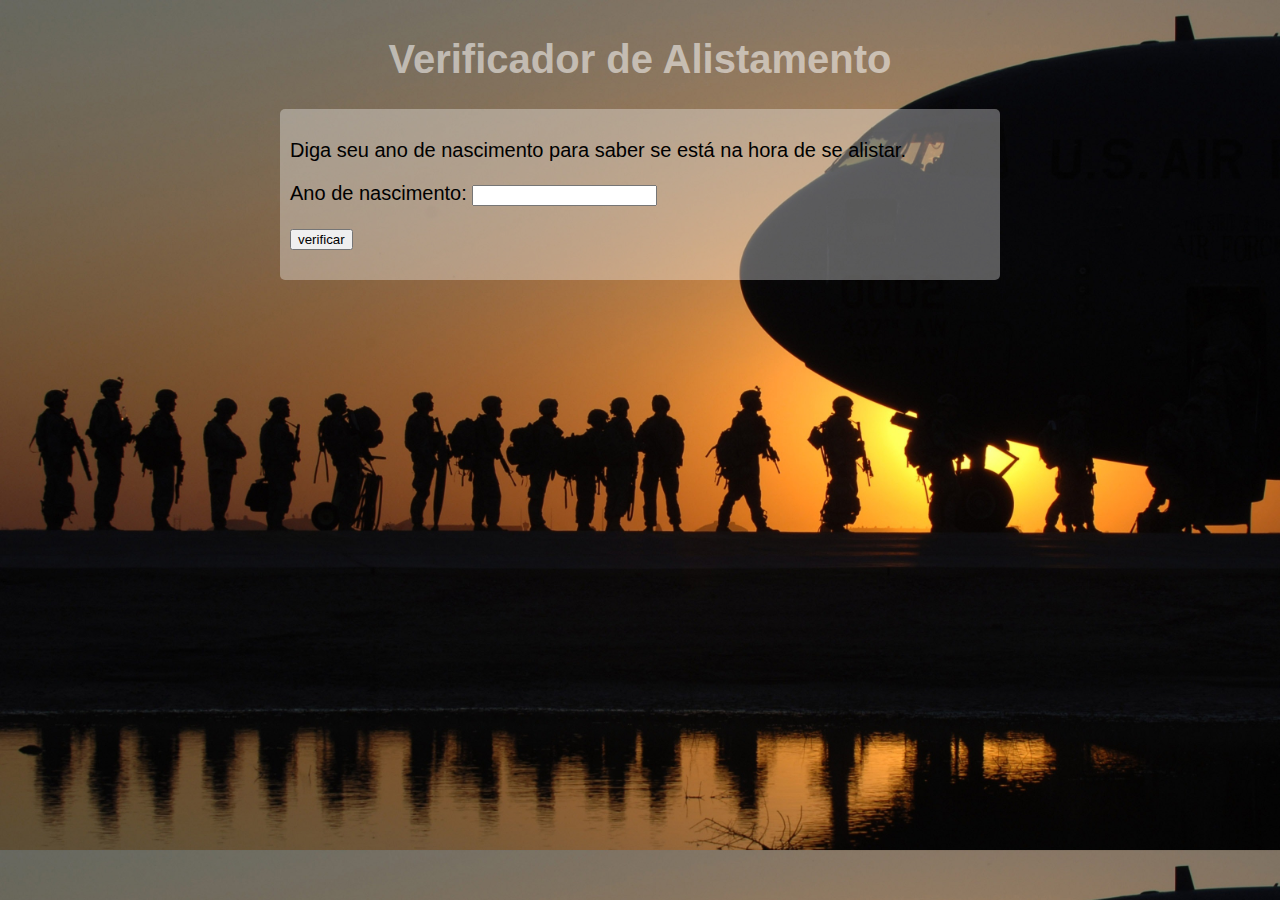
<file: Alistamento-militar/index.html>
<!DOCTYPE html>
<html lang="pt-BR">
<head>
    <meta charset="UTF-8">
    <meta http-equiv="X-UA-Compatible" content="IE=edge">
    <meta name="viewport" content="width=device-width, initial-scale=1.0">
    <title>Alistamento militar</title>
    <link rel="stylesheet" href="Alistamento_militar.css">
</head>
<body>
    <header>
        <h1>Verificador de Alistamento</h1>
    </header>
    <section>
        <div>
            <p>Diga seu ano de nascimento para saber se está na hora de se alistar.</p>
            <p>
                Ano de nascimento: <input type="number" name='txtanonasc' id = 'txtanonasc' min="0"> 
            </p>
            <p>
                <input type="button" value='verificar' onclick="verificar()">
            </p>
        <div id = 'res'>
            
        </div>
        </div>
    </section>
    <script src="Alistamento_militar.js"></script>


</body>
</html>
</file>
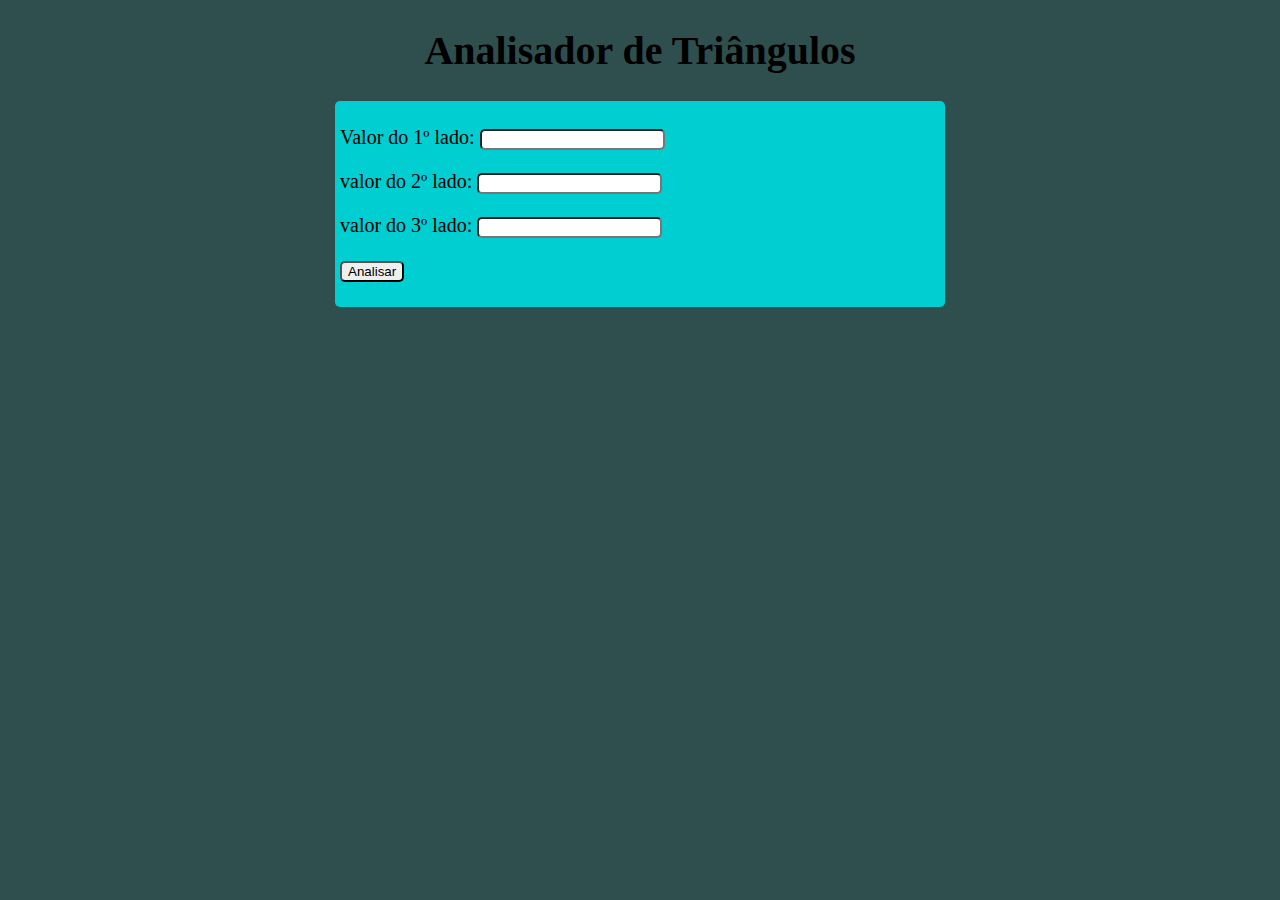
<file: Analisando-triângulos/index.html>
<!DOCTYPE html>
<html lang="pt_BR">
<head>
    <meta charset="UTF-8">
    <meta http-equiv="X-UA-Compatible" content="IE=edge">
    <meta name="viewport" content="width=device-width, initial-scale=1.0">
    <title>Analisando Triângulos</title>
    <link rel="stylesheet" href="Analisando_triângulos.css">
</head>
<body>
    <header>
        <h1>Analisador de Triângulos</h1>
    </header>
    <section>
        <div>
            <p>
                Valor do 1º lado: <input type="number" name='lado1' id='lado1'>
            </p>
            <p>
                valor do 2º lado: <input type="number" name = 'lado2' id = 'lado2'>
            </p>
            <p>
                valor do 3º lado: <input type="number" name="lado3" id="lado3">
            </p>
            <input type="button" value="Analisar" onclick="analisar()"> 
        </div>
        <p>
            <div id = 'res'><div></div>
        </p>
    </section>
    <script src="Analisando_triângulos.js"></script>
</body>
</html>
</file>
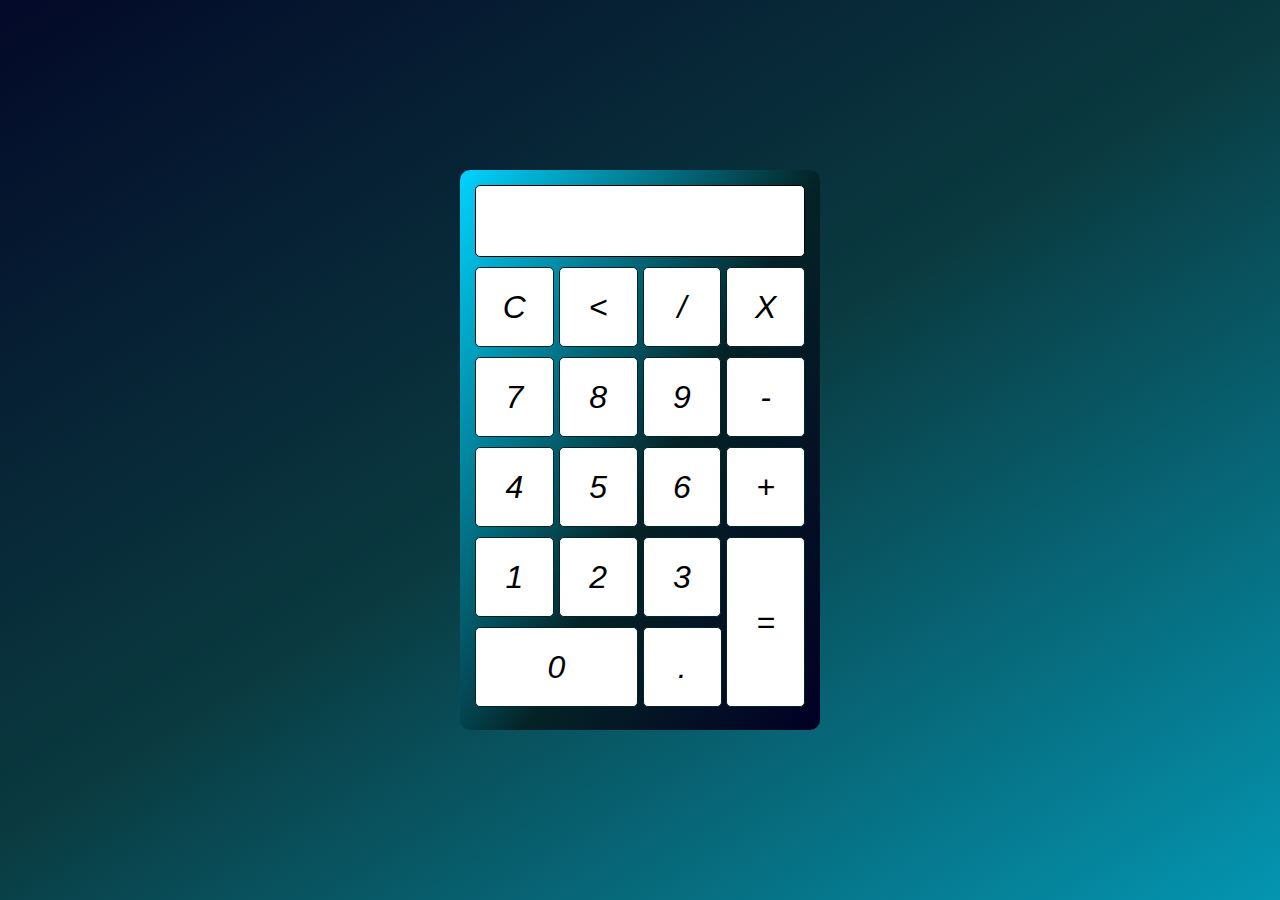
<file: Calculadora/index.html>
<!DOCTYPE html>
<html lang="pt-br">
<head>
    <meta charset="UTF-8">
    <meta name="viewport" content="width=device-width, initial-scale=1.0">
    <title>Calculadora</title>
    <link rel="stylesheet" href="style.css">
</head>
<body>
    <main class="calculadora">
        <p id="resultado"></p>
        <div class="bloco-1">
            <input id="botao-reset" type="button" value="C">
            <input id="botao-apaga" type="button" value="<">
            <input id="botao-divisao" type="button" value="/" onclick="armazena('/')">
            <input id="botao-multiplicacao" type="button" value="X" onclick="armazena('*')">
        </div>
        <div class="bloco-2">
            <input id="botao-7" type="button" value="7" onclick="armazena('7')">
            <input id="botao-8" type="button" value="8" onclick="armazena('8')">
            <input id="botao-9" type="button" value="9" onclick="armazena('9')">
            <input id="botao-subtracao" type="button" value="-" onclick="armazena('-')">
        </div>
        <div class="bloco-3">
            <input id="botao-4" type="button" value="4" onclick="armazena('4')">
            <input id="botao-5" type="button" value="5" onclick="armazena('5')">
            <input id="botao-6" type="button" value="6" onclick="armazena('6')">
            <input id="botao-adicao" type="button" value="+" onclick="armazena('+')" >
        </div>
        <div class="bloco-4">
            <input id="botao-1" type="button" value="1" onclick="armazena('1')">
            <input id="botao-2" type="button" value="2" onclick="armazena('2')">
            <input id="botao-3" type="button" value="3" onclick="armazena('3')">
            <input id="botao-igual"  type="button" value="=">
        </div>
        <div class="bloco-5">
            <input id="botao-0" type="button" value="0" onclick="armazena('0')">
        <input id="botao-ponto" type="button" value="." onclick="armazena('.')">
        </div>
     
    </main>
<script src="codigo.js"></script>
</html>
</file>
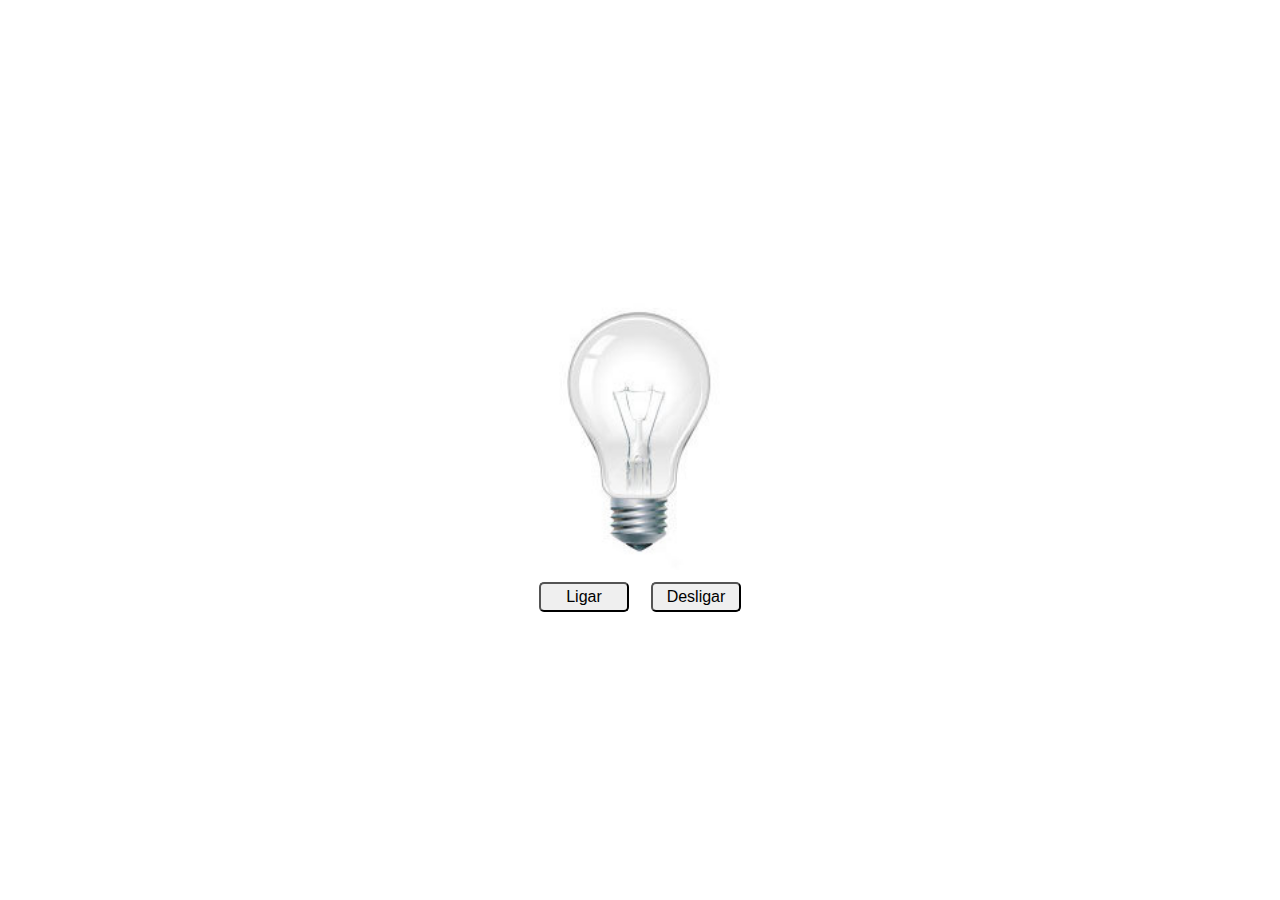
<file: Lampada/index.html>
<!DOCTYPE html>
<html lang="pt-br">
<head>
    <meta charset="UTF-8">
    <meta name="viewport" content="width=device-width, initial-scale=1.0">
    <title>lampada</title>
    <link rel="stylesheet" href="style.css">
</head>
<body>
    <div id="lampada">
        <img src="imgs/desligada.jpg"  ondblclick="quebrar()" alt="imagem" id="img">
        <table>
            <td><button class="botoes" onclick="acender()">Ligar</button></td>
            <td> <button class="botoes" onclick="desligar()">Desligar</button></td>
        </table>
    </div>

    
<script src="codigo.js"></script>
</body>
</html>
</file>
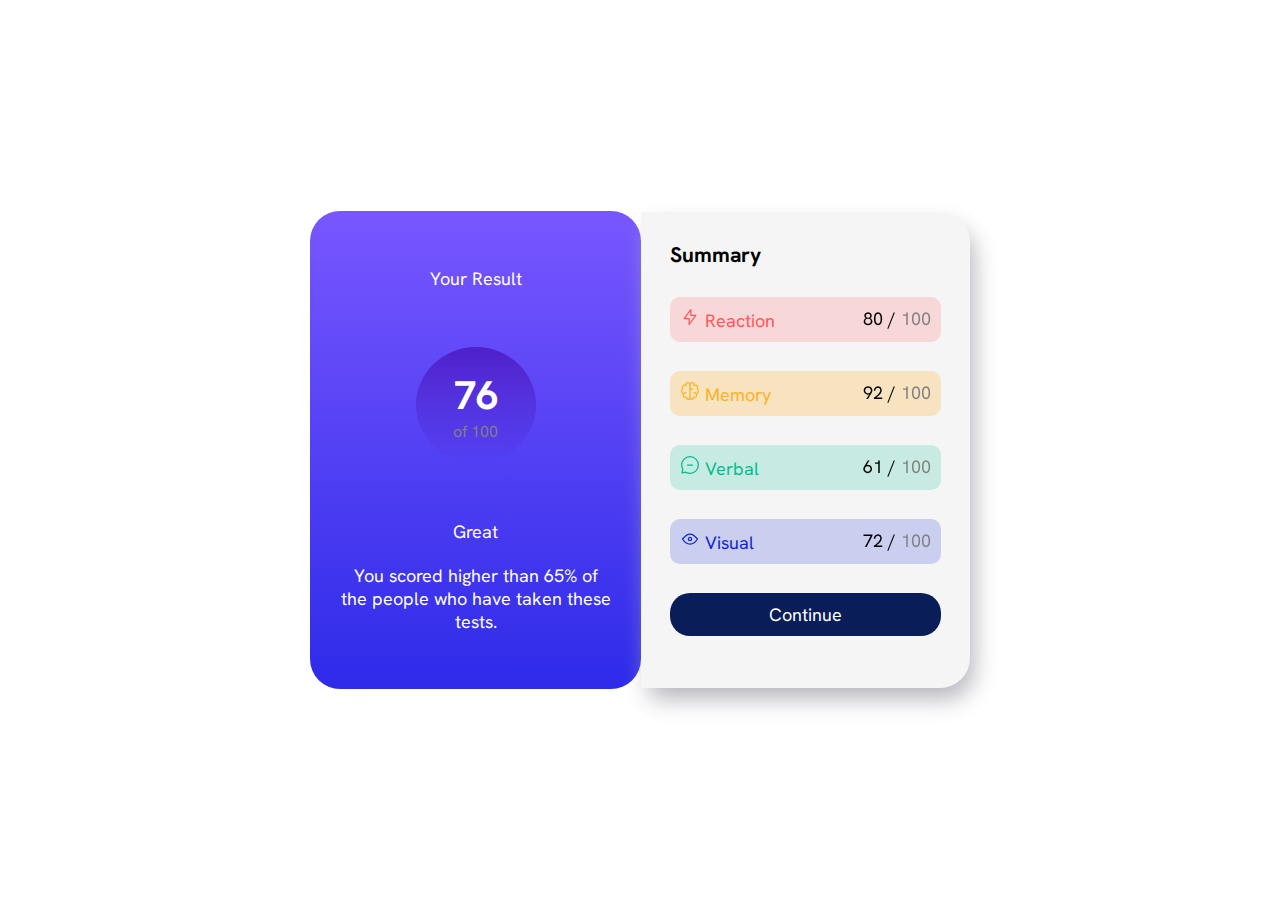
<file: results-summary-component-main/index.html>
<!DOCTYPE html>
<html lang="en">
<head>
  <meta charset="UTF-8">
  <meta name="viewport" content="width=device-width, initial-scale=1.0"> <!-- displays site properly based on user's device -->

  <link rel="icon" type="image/png" sizes="32x32" href="./assets/images/favicon-32x32.png">
  
  <title>Frontend Mentor | Results summary component</title>
  <!-- Feel free to remove these styles or customise in your own stylesheet 👍 -->
  <link rel="stylesheet" href="style.css">
  <link rel="stylesheet" href="media_query.css">
  <style>
    .attribution { font-size: 11px; text-align: center; }
    .attribution a { color: hsl(228, 45%, 44%); }
  </style>
</head>
<body>
  <main class="container">
    <div class="resultado">
      <p>Your Result</p>
      <div class="circulo_resultado">
        <p id="resultado_especifico" >76 </p>
        <p id="circulo_resultado_valor_fixo">of 100</p>
      </div>
    
      <p>Great</p>
      <p>You scored higher than 65% of the people who have taken these tests.</p>
    </div>
    <div class="sumario">
      <h3>Summary</h3>
      <div id="reaction_div">
        <p id="reaction"><svg xmlns="http://www.w3.org/2000/svg" width="20" height="20" fill="none" viewBox="0 0 20 20"><path stroke="#F55" stroke-linecap="round" stroke-linejoin="round" stroke-width="1.25" d="M10.833 8.333V2.5l-6.666 9.167h5V17.5l6.666-9.167h-5Z"/></svg> Reaction</p>
        <p id="valores_indices">80 / 100</p>
      </div>
      <div id="memory_div">
        <p id="memory"> <svg xmlns="http://www.w3.org/2000/svg" width="20" height="20" fill="none" viewBox="0 0 20 20"><path stroke="#FFB21E" stroke-linecap="round" stroke-linejoin="round" stroke-width="1.25" d="M5.833 11.667a2.5 2.5 0 1 0 .834 4.858"/><path stroke="#FFB21E" stroke-linecap="round" stroke-linejoin="round" stroke-width="1.25" d="M3.553 13.004a3.333 3.333 0 0 1-.728-5.53m.025-.067a2.083 2.083 0 0 1 2.983-2.824m.199.054A2.083 2.083 0 1 1 10 3.75v12.917a1.667 1.667 0 0 1-3.333 0M10 5.833a2.5 2.5 0 0 0 2.5 2.5m1.667 3.334a2.5 2.5 0 1 1-.834 4.858"/><path stroke="#FFB21E" stroke-linecap="round" stroke-linejoin="round" stroke-width="1.25" d="M16.447 13.004a3.334 3.334 0 0 0 .728-5.53m-.025-.067a2.083 2.083 0 0 0-2.983-2.824M10 3.75a2.085 2.085 0 0 1 2.538-2.033 2.084 2.084 0 0 1 1.43 2.92m-.635 12.03a1.667 1.667 0 0 1-3.333 0"/></svg> Memory</p>
        <p id="valores_indices">92 / 100</p>
      </div>
      <div id="verbal_div">
        <p id="verbal"><svg xmlns="http://www.w3.org/2000/svg" width="20" height="20" fill="none" viewBox="0 0 20 20"><path stroke="#00BB8F" stroke-linecap="round" stroke-linejoin="round" stroke-width="1.25" d="M7.5 10h5M10 18.333A8.333 8.333 0 1 0 1.667 10c0 1.518.406 2.942 1.115 4.167l-.699 3.75 3.75-.699A8.295 8.295 0 0 0 10 18.333Z"/></svg> Verbal</p>
        <p id="valores_indices">61 / 100</p>
      </div>
      <div id="visual_div">
        <p id="visual"><svg xmlns="http://www.w3.org/2000/svg" width="20" height="20" fill="none" viewBox="0 0 20 20"><path stroke="#1125D6" stroke-linecap="round" stroke-linejoin="round" stroke-width="1.25" d="M10 11.667a1.667 1.667 0 1 0 0-3.334 1.667 1.667 0 0 0 0 3.334Z"/><path stroke="#1125D6" stroke-linecap="round" stroke-linejoin="round" stroke-width="1.25" d="M17.5 10c-1.574 2.492-4.402 5-7.5 5s-5.926-2.508-7.5-5C4.416 7.632 6.66 5 10 5s5.584 2.632 7.5 5Z"/></svg> Visual</p>
        <p id="valores_indices">72 / 100</p>
      </div>
      <div id="botao_continue">
        <p>Continue</p>
      </div>
      <!-- <div class="attribution">
        Challenge by <a href="https://www.frontendmentor.io?ref=challenge" target="_blank">Frontend Mentor</a>. 
        Coded by <a href="#">Your Name Here</a>. -->
      </div>
    </div>
    
  
  </main>
  
  
</body>
</html>
</file>
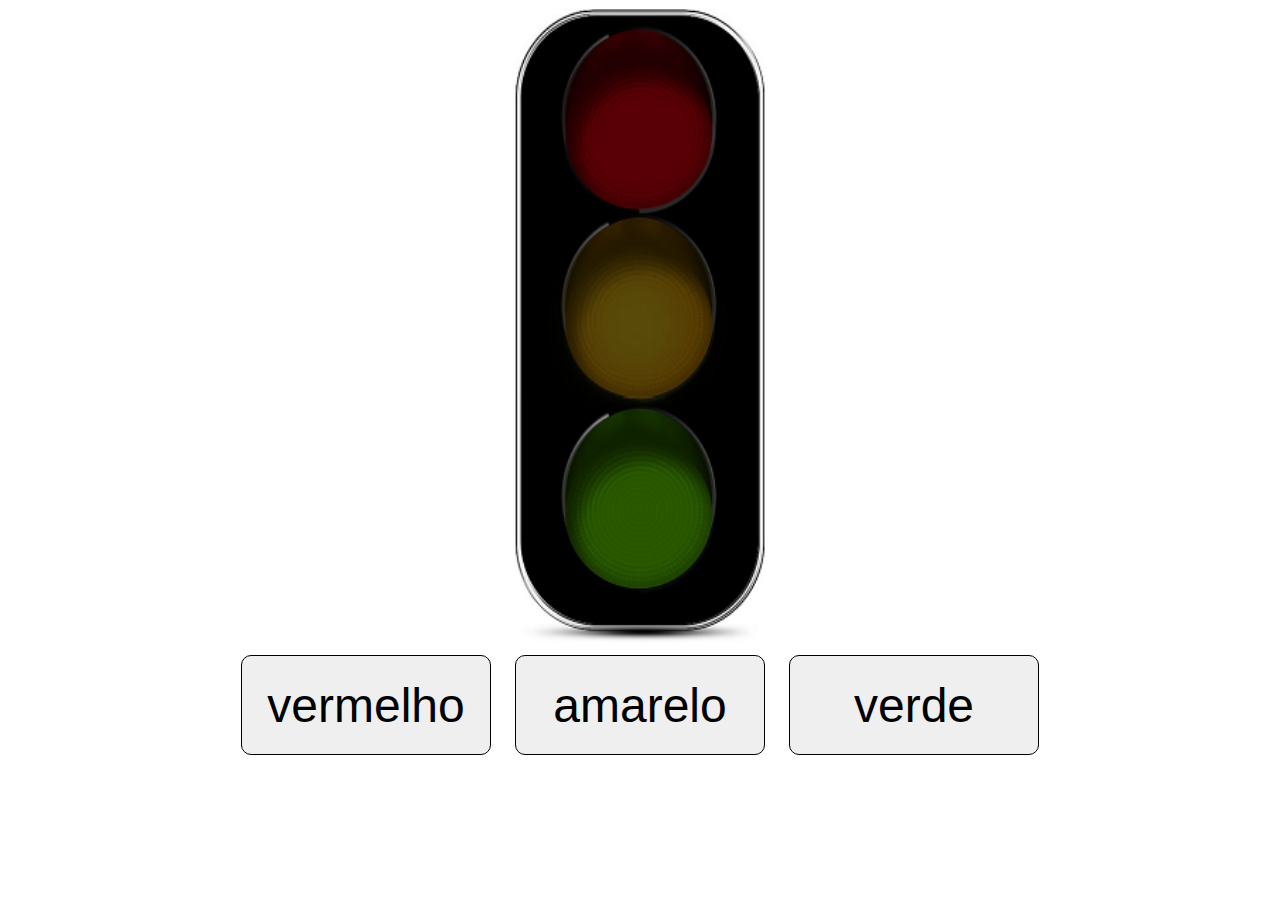
<file: Semáforo/index.html>
<!DOCTYPE html>
<html lang="pt-br">
<head>
    <meta charset="UTF-8">
    <meta name="viewport" content="width=device-width, initial-scale=1.0">
    <title>Semáforo</title>
    <link rel="stylesheet" href="style.css">
</head>
<body>
     <main>
        <div class="corpo">
            <img src="img/desligado.png" alt="semaforo" id="semaforo">
            <div id="caixa-botoes">
                <input type="button" class="botoes" id="red"   value="vermelho" >
                
                <input type="button" class="botoes" id="yellow"   value="amarelo" >
                
                <input type="button" class="botoes" id="green" value="verde" ></td>
                
                <!-- <input type="button"  id="auto"  value="automático" > -->
            </div>    
         </div>
     </main>
</body>
<script src="codigo.js"></script>
</html>
</file>
<file: Alistamento-militar/Alistamento_militar.css>
body {
    background-image: url(fundo.jpg);
    background-size: 100%;
    font: 15pt Arial;
    padding: 2px;
}

header{
    color: rgba(253, 253, 253, 0.541);
    text-align: center;
}

section{
    background-color: rgba(255, 255, 255, 0.336);
    border-radius: 5px;
    padding: 10px;
    margin: auto;
    width: 700px;
}
</file>
<file: Analisando-triângulos/Analisando_triângulos.css>
body{
    background-color: darkslategrey;
    font: 15pt Verdana;
}
header{
    text-align: center;
    font-family: 'Gill Sans';
}
section{
    background-color: darkturquoise;
    border-radius: 5px;
    padding: 5px;
    width: 600px;
    margin: auto;
}
input{
    border-radius: 5px;
}
</file>
<file: Calculadora/style.css>
*{
    margin: 0px;
    padding: 0px;
    font-family: 'Trebuchet MS', 'Lucida Sans Unicode', 'Lucida Grande', 'Lucida Sans', Arial, sans-serif;
}

body{
    width: 100vw;
    height: 100vh;
    display: flex;
    justify-content: center;
    align-items: center;  
    background: linear-gradient(148deg, rgba(2,0,36,1) -9%, rgba(10,58,64,1) 49%, rgba(0,212,255,1) 135%);
}

.calculadora{
    width: 350px;
    height: 550px;
    background: rgb(2,0,36);
    background: linear-gradient(298deg, rgba(2,0,36,1) 0%, rgba(4,35,38,1) 45%, rgba(0,212,255,1) 100%);
    padding: 5px;
    border-radius: 10px;
}
    
#resultado{
    background-color: white;
    color: black;
    display: flex;
    justify-content: center;
    align-items: center;
    font-size: 2em;
    width: 328px;
    height: 70px;
    border: 1px solid black;
    border-radius: 5px;
}

#botao-reset,#botao-apaga,#botao-divisao,#botao-multiplicacao,#botao-subtracao,#botao-adicao,#botao-1,#botao-2,#botao-3,#botao-4,#botao-5,#botao-6,#botao-7,#botao-8,#botao-9,#botao-0,#botao-ponto,#botao-igual{
    width: 80px;
    height: 80px;
    font-size: 2em;
    font-style: oblique;
    background-color: white;  
    border: 1px solid #042326; 
    border-radius: 5px;
}

#botao-reset:hover,#botao-apaga:hover,#botao-divisao:hover,#botao-multiplicacao:hover,#botao-subtracao:hover,#botao-adicao:hover,#botao-1:hover,#botao-2:hover,#botao-3:hover,#botao-4:hover,#botao-5:hover,#botao-6:hover,#botao-7:hover,#botao-8:hover,#botao-9:hover,#botao-0:hover,#botao-ponto:hover,#botao-igual:hover{
    background-color: #3cdec0;
}

.bloco-1,.bloco-2,.bloco-3,.bloco-4,.bloco-5,#resultado{
    margin: 10px;
    display: flex;
    gap:5px;

}
.bloco-5{
    width: auto;
    height: auto;
    margin-top: -90px;

}
#botao-igual{
    height: 170px;
}

#botao-0{
    width: 162.75px;
}

#botao-ponto{
    width: 78.75px;
    height: 80px;
}
</file>
<file: Lampada/style.css>
*{
    margin: 0px;
    padding: 0px;
    font-family: 'Lucida Sans', 'Lucida Sans Regular', 'Lucida Grande', 'Lucida Sans Unicode', Geneva, Verdana, sans-serif;
}
body{
    width: 100vw;
    height: 100vh;
    display: flex;
    justify-content: center;
    align-items: center;
}   

#lampada{
    display: flex;
    flex-direction: column;
}
.botoes{
    margin: 10px;
    width: 90px;
    height: 30px;
    border-radius: 5px;
    font-size: 1em;
}
</file>
<file: results-summary-component-main/style.css>
@import url('https://fonts.googleapis.com/css2?family=Hanken+Grotesk:wght@500;700;800&family=Ubuntu&display=swap');

* {
    margin: 0px;
    padding: 0px;
    font-family: 'Hanken Grotesk';
}

.container{
    width: 100vw;
    height: 100vh;
    display: flex;
    flex-direction: column;
    justify-content: center;
    align-items: center;
}

.resultado{
    color: white;
    padding: 33px;
    display: flex;
    flex-direction: column;
    justify-content: center;
    align-items: center;
    gap: 20px;;
    width: 262px;
    height: 314px;
    border-radius: 30px;
    background: linear-gradient(hsl(252, 100%, 67%) ,hsl(241, 81%, 54%))
}
.resultado > p{
    text-align: center;
    font-size: 18px;
}
.circulo_resultado{
    display: flex;
    flex-direction: column;
    justify-content: center;
    align-items: center;
    width: 120px;
    height: 116px;
    border-radius: 50%;
    background:linear-gradient( hsla(256, 72%, 46%, 1),hsla(241, 72%, 46%, 0))
}
#circulo_resultado_valor_fixo{
    color: gray;
}

.circulo_resultado > #resultado_especifico{
    font-size: 2.5em;
    font-weight: bold;
}
.sumario{
    background-color:whitesmoke;
    font-size: 18px;
    width: 328px;
    height: 279px;
    margin: 10px;
    display: flex;
    flex-direction: column;
    gap: 20px;
    
}
.sumario>div{
    background-color: rgb(185, 185, 215);
    padding: 10px;
    display: flex;
    justify-content: space-between;
    border-radius: 10px;
    font-size: 18px;
    
}
#reaction_div{
    background-color:rgba(255, 87, 87, 0.19);
}
#memory_div{
    background-color:hsla(39, 100%, 56%, 0.247);
}
#verbal_div{
    background-color: hsla(166, 100%, 37%, 0.19);
}
#visual_div{
    background-color: hsla(234, 85%, 45%, 0.19);
}
#reaction{
    color: hsl(0, 100%, 67%);
}
#memory{
    color:hsl(39, 100%, 56%);
}
#verbal{
    color:hsl(166, 100%, 37%);
}
#visual{
    color: hsl(234, 85%, 45%);
}

#valores_indices{
    background: linear-gradient(to right,black 50%, gray 0);
    -webkit-background-clip: text;
    -webkit-text-fill-color: transparent;
}

#botao_continue{
    display: flex;
    justify-content: center;
    color: white;
    background-color: hsl(224, 81%, 19%);
    border-radius: 20px;
}
</file>
<file: results-summary-component-main/media_query.css>
@media screen and (min-width: 992px) {
    .container{
        width: 100vw;
        height: 100vh;
        display: flex;
        flex-direction: row ;
        justify-content: center;
        align-items: center;
    }
    
    
    .resultado{
        gap: 21px;
        width: 271px;
        height: 418px;
        padding: 30px;
    }
    .sumario{
        width: 271px;
        height: 418px;
        gap: 29px;
        padding: 29px;
        margin: 0px;
        border-bottom-right-radius: 30px;
        border-top-right-radius: 30px;
        box-shadow: 6px 13px 25px -3px hsl(240, 6%, 71%);

       
    }   
    .circulo_resultado{
        margin: 36px;
    }
   
   

}
</file>
<file: Semáforo/style.css>
* {
    margin:0px;
    padding: 0px;
}
#semaforo{
    width: 260px;
    height: 645px;
}
    
.corpo{
    width: 100vw;
    height: 100vh;
    display: flex;
    flex-direction: column;
    align-items: center;
}
.botoes {
    margin: 10px;
    font-size: 3em;
    width: 250px;
    height: 100px;
    border-radius: 10px;
    border: 1px solid black;
}
.botoes:hover{
    background-color: gray;
}
</file>
